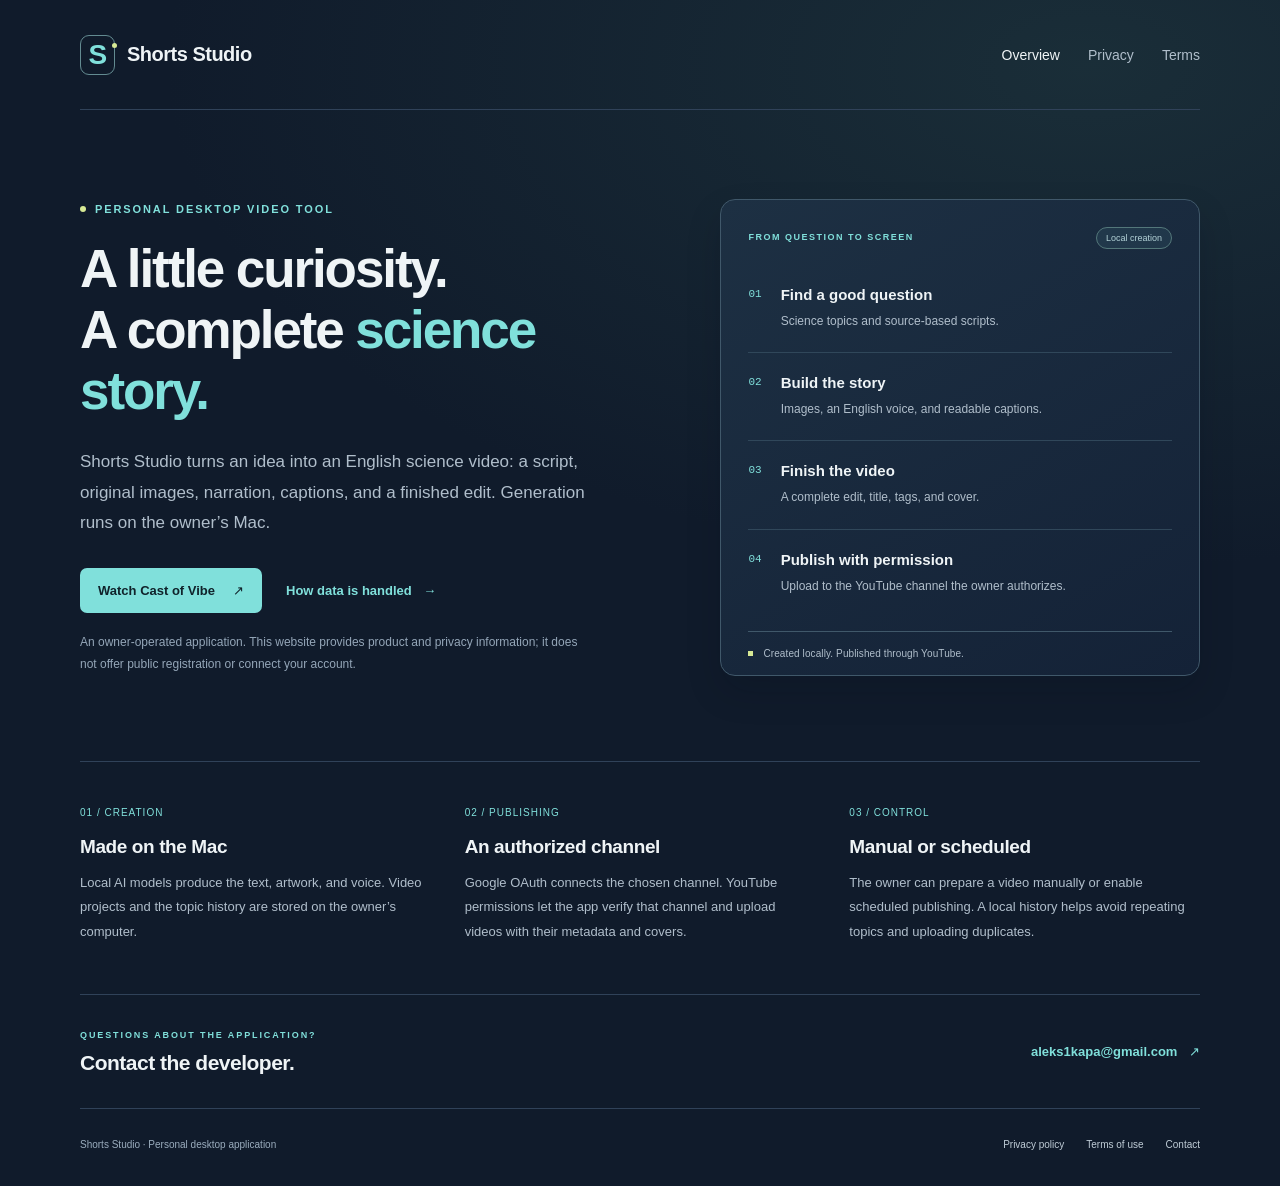
<file: index.html>
<!doctype html>
<html lang="en">
<head>
  <meta charset="utf-8">
  <meta name="viewport" content="width=device-width, initial-scale=1">
  <meta name="description" content="Shorts Studio is a personal desktop tool for making science videos locally and publishing them to an authorized YouTube channel.">
  <meta name="theme-color" content="#101b2b">
  <title>Shorts Studio · Local ideas, finished videos</title>
  <link rel="canonical" href="https://aleksei-kapa.github.io/shorts-studio-oauth-info/">
  <link rel="stylesheet" href="styles.css">
</head>
<body>
  <a class="skip-link" href="#main">Skip to content</a>
  <div class="site-shell">
    <header class="site-header">
      <a class="brand" href="./" aria-label="Shorts Studio home"><span class="brand-mark" aria-hidden="true">S<span></span></span><span>Shorts Studio</span></a>
      <nav aria-label="Main navigation"><a class="current" href="./" aria-current="page">Overview</a><a href="privacy.html">Privacy</a><a href="terms.html">Terms</a></nav>
    </header>
    <main id="main">
      <section class="hero">
        <div class="hero-copy">
          <p class="eyebrow"><span class="status-dot" aria-hidden="true"></span> Personal desktop video tool</p>
          <h1>A little curiosity.<br>A complete <span class="accent">science story.</span></h1>
          <p class="hero-intro">Shorts Studio turns an idea into an English science video: a script, original images, narration, captions, and a finished edit. Generation runs on the owner’s Mac.</p>
          <div class="hero-actions"><a class="button primary" href="https://www.youtube.com/@castofvibe">Watch Cast of Vibe <span aria-hidden="true">↗</span></a><a class="text-link" href="privacy.html">How data is handled <span aria-hidden="true">→</span></a></div>
          <p class="hero-note">An owner-operated application. This website provides product and privacy information; it does not offer public registration or connect your account.</p>
        </div>
        <aside class="workflow-card" aria-label="The Shorts Studio workflow">
          <div class="card-top"><p class="eyebrow">From question to screen</p><span class="pill">Local creation</span></div>
          <ol class="workflow">
            <li><span class="step-number">01</span><div><strong>Find a good question</strong><p>Science topics and source-based scripts.</p></div></li>
            <li><span class="step-number">02</span><div><strong>Build the story</strong><p>Images, an English voice, and readable captions.</p></div></li>
            <li><span class="step-number">03</span><div><strong>Finish the video</strong><p>A complete edit, title, tags, and cover.</p></div></li>
            <li><span class="step-number">04</span><div><strong>Publish with permission</strong><p>Upload to the YouTube channel the owner authorizes.</p></div></li>
          </ol>
          <div class="card-bottom"><span class="tiny-square" aria-hidden="true"></span> Created locally. Published through YouTube.</div>
        </aside>
      </section>
      <section class="feature-grid" aria-label="How the application works">
        <article class="feature"><span class="feature-label">01 / Creation</span><h2>Made on the Mac</h2><p>Local AI models produce the text, artwork, and voice. Video projects and the topic history are stored on the owner’s computer.</p></article>
        <article class="feature"><span class="feature-label">02 / Publishing</span><h2>An authorized channel</h2><p>Google OAuth connects the chosen channel. YouTube permissions let the app verify that channel and upload videos with their metadata and covers.</p></article>
        <article class="feature"><span class="feature-label">03 / Control</span><h2>Manual or scheduled</h2><p>The owner can prepare a video manually or enable scheduled publishing. A local history helps avoid repeating topics and uploading duplicates.</p></article>
      </section>
      <section class="contact-bar" aria-labelledby="contact-title"><div><p class="eyebrow">Questions about the application?</p><h2 id="contact-title">Contact the developer.</h2></div><a class="text-link" href="mailto:aleks1kapa@gmail.com">aleks1kapa@gmail.com <span aria-hidden="true">↗</span></a></section>
    </main>
    <footer class="site-footer"><span>Shorts Studio · Personal desktop application</span><div><a href="privacy.html">Privacy policy</a><a href="terms.html">Terms of use</a><a href="mailto:aleks1kapa@gmail.com">Contact</a></div></footer>
  </div>
</body>
</html>
</file>
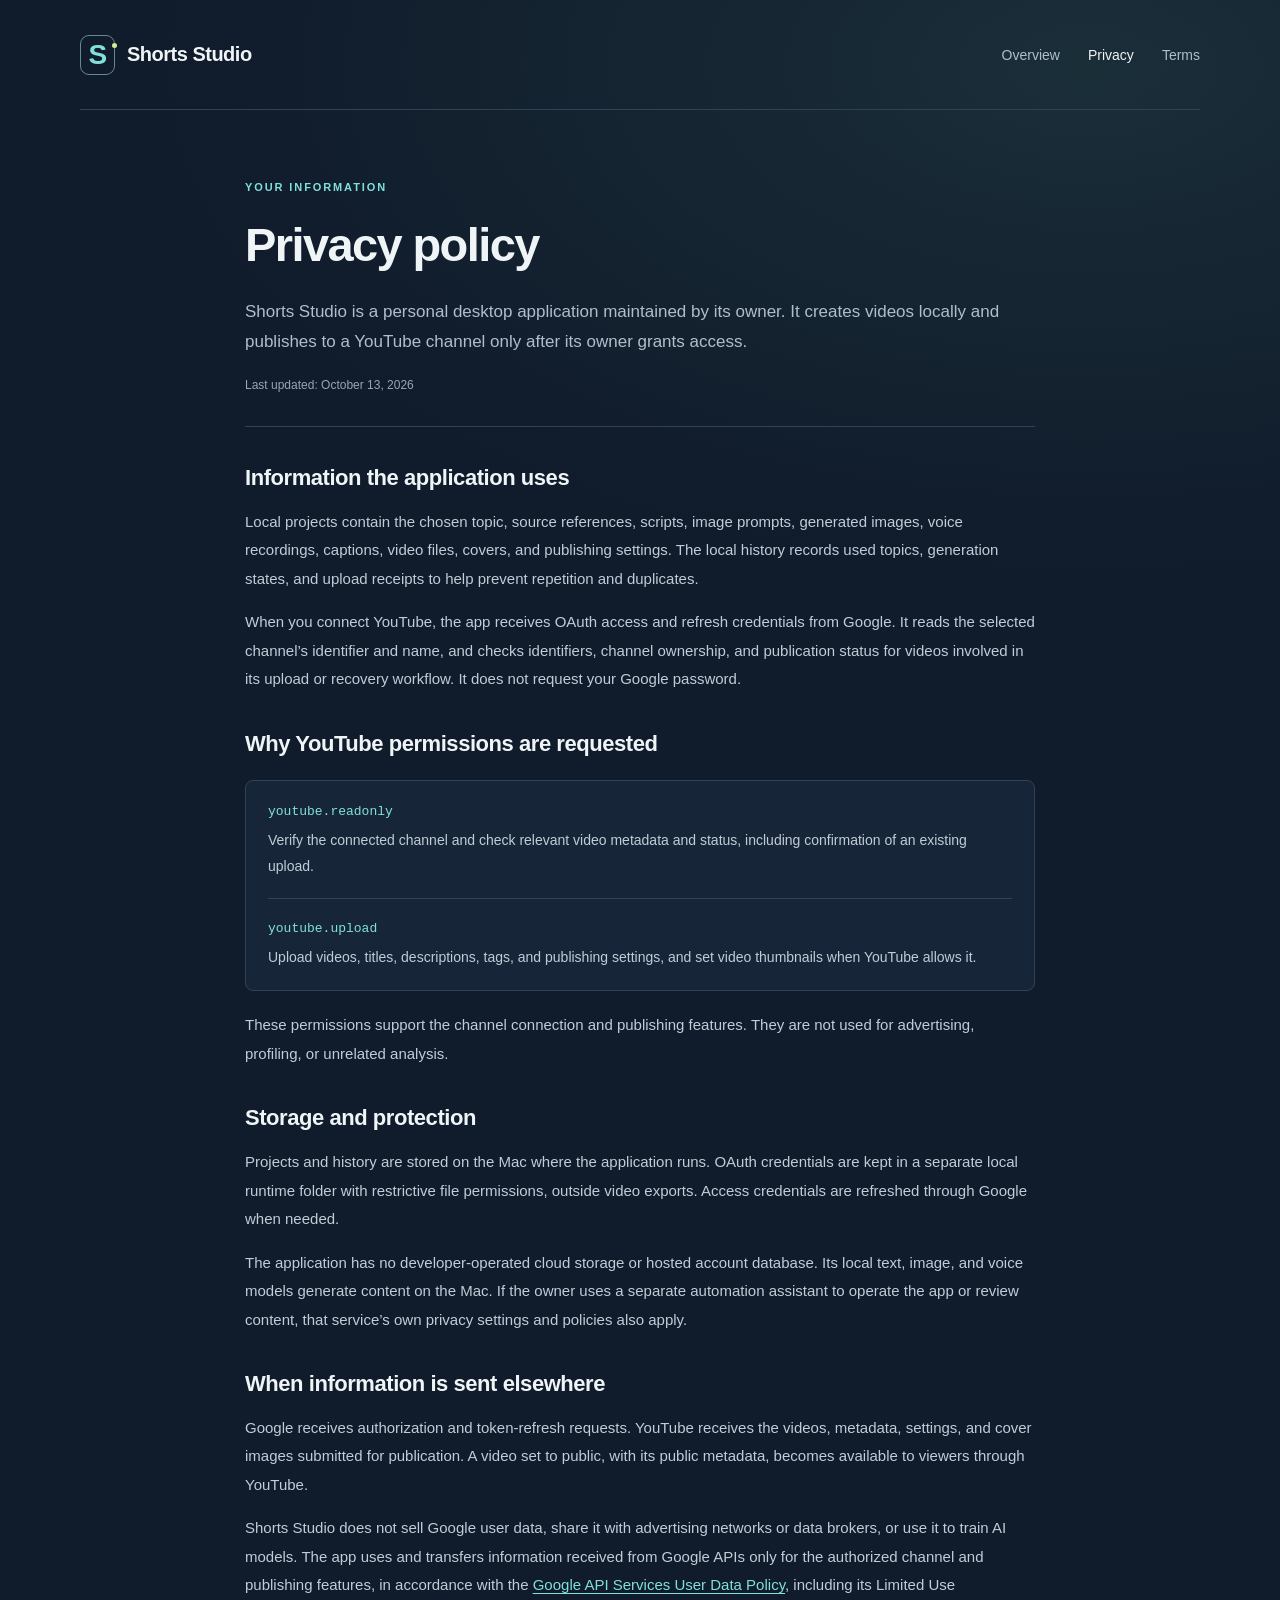
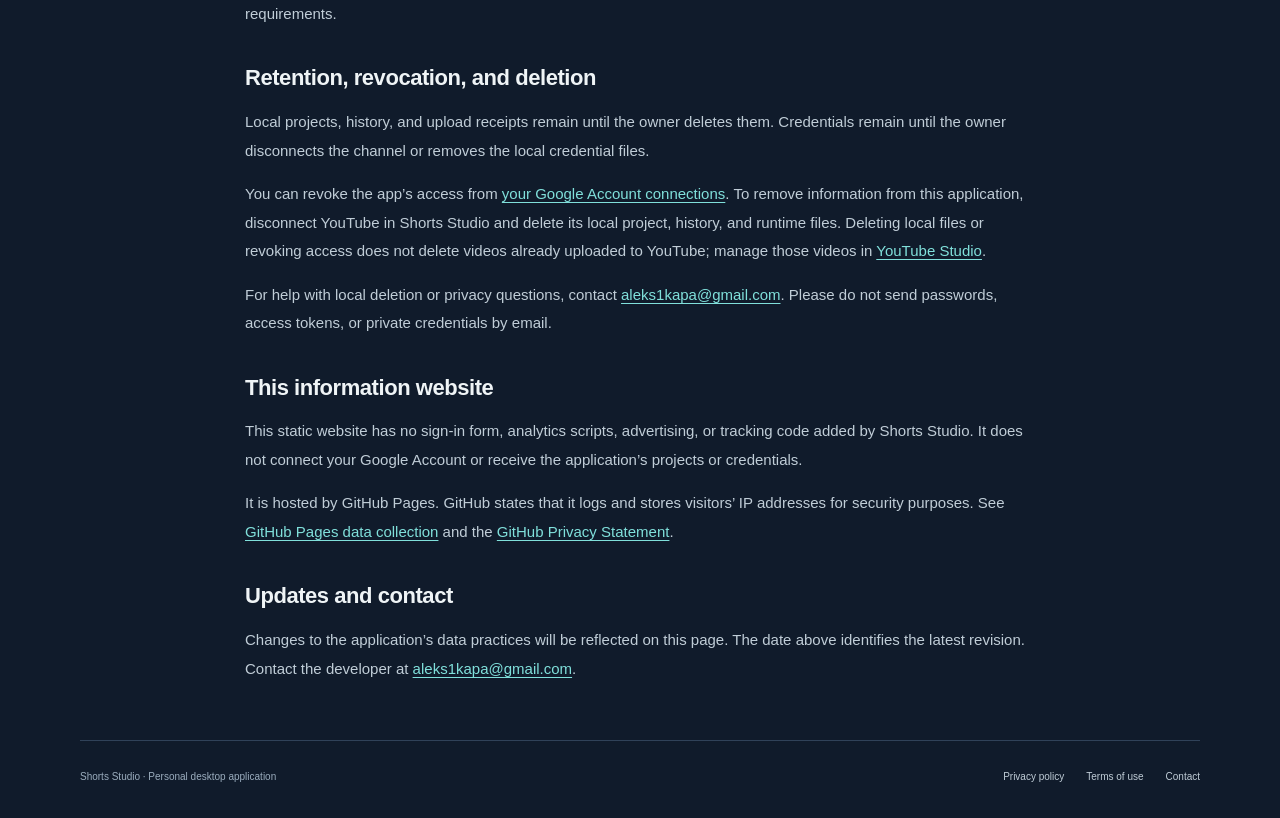
<file: privacy.html>
<!doctype html>
<html lang="en">
<head>
  <meta charset="utf-8">
  <meta name="viewport" content="width=device-width, initial-scale=1">
  <meta name="description" content="How Shorts Studio accesses, uses, stores, and shares information when creating videos locally and publishing to YouTube.">
  <meta name="theme-color" content="#101b2b">
  <title>Privacy policy · Shorts Studio</title>
  <link rel="canonical" href="https://aleksei-kapa.github.io/shorts-studio-oauth-info/privacy.html">
  <link rel="stylesheet" href="styles.css">
</head>
<body>
  <a class="skip-link" href="#main">Skip to content</a>
  <div class="site-shell">
    <header class="site-header">
      <a class="brand" href="./" aria-label="Shorts Studio home"><span class="brand-mark" aria-hidden="true">S<span></span></span><span>Shorts Studio</span></a>
      <nav aria-label="Main navigation"><a href="./">Overview</a><a class="current" href="privacy.html" aria-current="page">Privacy</a><a href="terms.html">Terms</a></nav>
    </header>
    <main id="main" class="document-layout">
      <header class="document-heading"><p class="eyebrow">Your information</p><h1>Privacy policy</h1><p class="document-intro">Shorts Studio is a personal desktop application maintained by its owner. It creates videos locally and publishes to a YouTube channel only after its owner grants access.</p><p class="updated">Last updated: October 13, 2026</p></header>
      <article class="document-body">
        <section><h2>Information the application uses</h2><p>Local projects contain the chosen topic, source references, scripts, image prompts, generated images, voice recordings, captions, video files, covers, and publishing settings. The local history records used topics, generation states, and upload receipts to help prevent repetition and duplicates.</p><p>When you connect YouTube, the app receives OAuth access and refresh credentials from Google. It reads the selected channel’s identifier and name, and checks identifiers, channel ownership, and publication status for videos involved in its upload or recovery workflow. It does not request your Google password.</p></section>
        <section><h2>Why YouTube permissions are requested</h2><dl class="permission-list"><div><dt><code>youtube.readonly</code></dt><dd>Verify the connected channel and check relevant video metadata and status, including confirmation of an existing upload.</dd></div><div><dt><code>youtube.upload</code></dt><dd>Upload videos, titles, descriptions, tags, and publishing settings, and set video thumbnails when YouTube allows it.</dd></div></dl><p>These permissions support the channel connection and publishing features. They are not used for advertising, profiling, or unrelated analysis.</p></section>
        <section><h2>Storage and protection</h2><p>Projects and history are stored on the Mac where the application runs. OAuth credentials are kept in a separate local runtime folder with restrictive file permissions, outside video exports. Access credentials are refreshed through Google when needed.</p><p>The application has no developer-operated cloud storage or hosted account database. Its local text, image, and voice models generate content on the Mac. If the owner uses a separate automation assistant to operate the app or review content, that service’s own privacy settings and policies also apply.</p></section>
        <section><h2>When information is sent elsewhere</h2><p>Google receives authorization and token-refresh requests. YouTube receives the videos, metadata, settings, and cover images submitted for publication. A video set to public, with its public metadata, becomes available to viewers through YouTube.</p><p>Shorts Studio does not sell Google user data, share it with advertising networks or data brokers, or use it to train AI models. The app uses and transfers information received from Google APIs only for the authorized channel and publishing features, in accordance with the <a href="https://developers.google.com/terms/api-services-user-data-policy">Google API Services User Data Policy</a>, including its Limited Use requirements.</p></section>
        <section><h2>Retention, revocation, and deletion</h2><p>Local projects, history, and upload receipts remain until the owner deletes them. Credentials remain until the owner disconnects the channel or removes the local credential files.</p><p>You can revoke the app’s access from <a href="https://myaccount.google.com/connections">your Google Account connections</a>. To remove information from this application, disconnect YouTube in Shorts Studio and delete its local project, history, and runtime files. Deleting local files or revoking access does not delete videos already uploaded to YouTube; manage those videos in <a href="https://studio.youtube.com/">YouTube Studio</a>.</p><p>For help with local deletion or privacy questions, contact <a href="mailto:aleks1kapa@gmail.com">aleks1kapa@gmail.com</a>. Please do not send passwords, access tokens, or private credentials by email.</p></section>
        <section><h2>This information website</h2><p>This static website has no sign-in form, analytics scripts, advertising, or tracking code added by Shorts Studio. It does not connect your Google Account or receive the application’s projects or credentials.</p><p>It is hosted by GitHub Pages. GitHub states that it logs and stores visitors’ IP addresses for security purposes. See <a href="https://docs.github.com/en/pages/getting-started-with-github-pages/about-github-pages#data-collection">GitHub Pages data collection</a> and the <a href="https://docs.github.com/en/site-policy/privacy-policies/github-general-privacy-statement">GitHub Privacy Statement</a>.</p></section>
        <section><h2>Updates and contact</h2><p>Changes to the application’s data practices will be reflected on this page. The date above identifies the latest revision. Contact the developer at <a href="mailto:aleks1kapa@gmail.com">aleks1kapa@gmail.com</a>.</p></section>
      </article>
    </main>
    <footer class="site-footer"><span>Shorts Studio · Personal desktop application</span><div><a href="privacy.html">Privacy policy</a><a href="terms.html">Terms of use</a><a href="mailto:aleks1kapa@gmail.com">Contact</a></div></footer>
  </div>
</body>
</html>
</file>
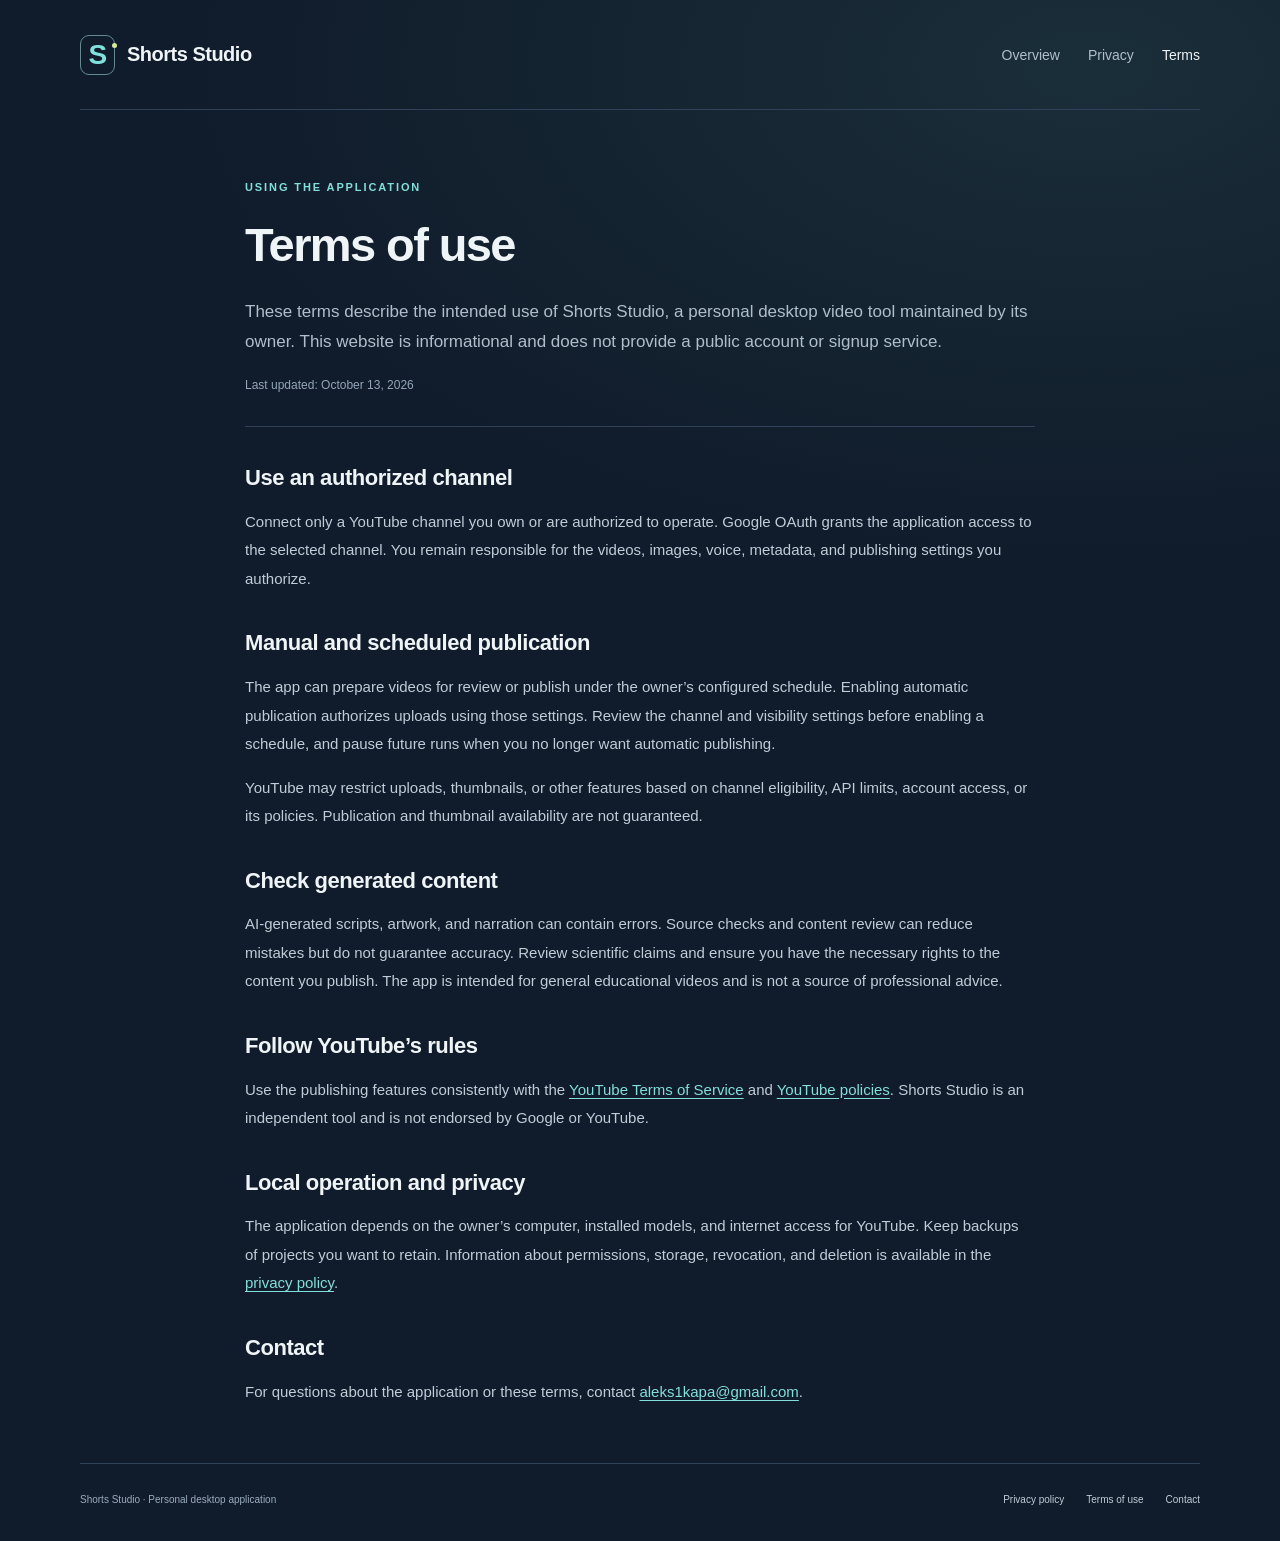
<file: terms.html>
<!doctype html>
<html lang="en">
<head>
  <meta charset="utf-8">
  <meta name="viewport" content="width=device-width, initial-scale=1">
  <meta name="description" content="Intended use and operating information for Shorts Studio, a personal desktop video creation and YouTube publishing tool.">
  <meta name="theme-color" content="#101b2b">
  <title>Terms of use · Shorts Studio</title>
  <link rel="canonical" href="https://aleksei-kapa.github.io/shorts-studio-oauth-info/terms.html">
  <link rel="stylesheet" href="styles.css">
</head>
<body>
  <a class="skip-link" href="#main">Skip to content</a>
  <div class="site-shell">
    <header class="site-header">
      <a class="brand" href="./" aria-label="Shorts Studio home"><span class="brand-mark" aria-hidden="true">S<span></span></span><span>Shorts Studio</span></a>
      <nav aria-label="Main navigation"><a href="./">Overview</a><a href="privacy.html">Privacy</a><a class="current" href="terms.html" aria-current="page">Terms</a></nav>
    </header>
    <main id="main" class="document-layout">
      <header class="document-heading"><p class="eyebrow">Using the application</p><h1>Terms of use</h1><p class="document-intro">These terms describe the intended use of Shorts Studio, a personal desktop video tool maintained by its owner. This website is informational and does not provide a public account or signup service.</p><p class="updated">Last updated: October 13, 2026</p></header>
      <article class="document-body">
        <section><h2>Use an authorized channel</h2><p>Connect only a YouTube channel you own or are authorized to operate. Google OAuth grants the application access to the selected channel. You remain responsible for the videos, images, voice, metadata, and publishing settings you authorize.</p></section>
        <section><h2>Manual and scheduled publication</h2><p>The app can prepare videos for review or publish under the owner’s configured schedule. Enabling automatic publication authorizes uploads using those settings. Review the channel and visibility settings before enabling a schedule, and pause future runs when you no longer want automatic publishing.</p><p>YouTube may restrict uploads, thumbnails, or other features based on channel eligibility, API limits, account access, or its policies. Publication and thumbnail availability are not guaranteed.</p></section>
        <section><h2>Check generated content</h2><p>AI-generated scripts, artwork, and narration can contain errors. Source checks and content review can reduce mistakes but do not guarantee accuracy. Review scientific claims and ensure you have the necessary rights to the content you publish. The app is intended for general educational videos and is not a source of professional advice.</p></section>
        <section><h2>Follow YouTube’s rules</h2><p>Use the publishing features consistently with the <a href="https://www.youtube.com/t/terms">YouTube Terms of Service</a> and <a href="https://www.youtube.com/howyoutubeworks/our-policies/">YouTube policies</a>. Shorts Studio is an independent tool and is not endorsed by Google or YouTube.</p></section>
        <section><h2>Local operation and privacy</h2><p>The application depends on the owner’s computer, installed models, and internet access for YouTube. Keep backups of projects you want to retain. Information about permissions, storage, revocation, and deletion is available in the <a href="privacy.html">privacy policy</a>.</p></section>
        <section><h2>Contact</h2><p>For questions about the application or these terms, contact <a href="mailto:aleks1kapa@gmail.com">aleks1kapa@gmail.com</a>.</p></section>
      </article>
    </main>
    <footer class="site-footer"><span>Shorts Studio · Personal desktop application</span><div><a href="privacy.html">Privacy policy</a><a href="terms.html">Terms of use</a><a href="mailto:aleks1kapa@gmail.com">Contact</a></div></footer>
  </div>
</body>
</html>
</file>
<file: styles.css>
:root {
  color-scheme: dark;
  --bg: #101b2b;
  --panel: #172538;
  --ink: #eff4f6;
  --muted: #b0becb;
  --line: #304259;
  --cyan: #80e0db;
  --lime: #d7e995;
  font-family: -apple-system, BlinkMacSystemFont, "Segoe UI", sans-serif;
  font-synthesis: none;
  text-rendering: optimizeLegibility;
  -webkit-font-smoothing: antialiased;
}
* { box-sizing: border-box; }
body { margin: 0; background: var(--bg); color: var(--ink); }
body::before { position: absolute; inset: 0 0 auto; height: 660px; z-index: -1; content: ""; background: radial-gradient(ellipse at 85% 10%, #25434778, transparent 60%); pointer-events: none; }
a { color: var(--cyan); text-underline-offset: .23em; }
a:hover { color: #b9fff5; }
a:focus-visible { outline: 2px solid var(--lime); outline-offset: 5px; border-radius: 3px; }
.site-shell { max-width: 1200px; padding: 0 40px; margin: 0 auto; }
.skip-link { position: absolute; top: -70px; left: 20px; padding: 12px 18px; background: var(--ink); color: var(--bg); z-index: 5; }
.skip-link:focus { top: 12px; }
.site-header { min-height: 110px; display: flex; justify-content: space-between; align-items: center; gap: 25px; border-bottom: 1px solid var(--line); }
.brand { display: inline-flex; align-items: center; gap: 12px; font-size: 20px; font-weight: 650; letter-spacing: -.5px; color: var(--ink); text-decoration: none; }
.brand:hover { color: var(--ink); }
.brand-mark { display: inline-flex; position: relative; align-items: center; justify-content: center; width: 35px; height: 40px; font-size: 28px; font-weight: 750; color: var(--cyan); border: 1px solid #638b91; border-radius: 9px; }
.brand-mark span { position: absolute; width: 5px; height: 5px; right: -3px; top: 7px; border-radius: 50%; background: var(--lime); }
nav { display: flex; gap: 28px; align-items: center; }
nav a { color: var(--muted); text-decoration: none; font-size: 14px; padding: 12px 0; }
nav a.current { color: var(--ink); }
.hero { display: grid; grid-template-columns: 1.2fr 1fr; gap: 65px; align-items: center; padding: 89px 0 85px; }
.eyebrow { display: flex; gap: 9px; align-items: center; font-size: 11px; font-weight: 650; text-transform: uppercase; letter-spacing: 1.9px; color: var(--cyan); line-height: 1.7; margin: 0 0 21px; }
.status-dot { width: 6px; height: 6px; border-radius: 50%; background: var(--lime); }
h1, h2, p { overflow-wrap: break-word; }
h1 { font-size: clamp(36px, 4.2vw, 53px); line-height: 1.15; letter-spacing: -2.1px; font-weight: 640; margin: 0 0 25px; }
.accent { color: var(--cyan); }
.hero-intro { max-width: 530px; color: var(--muted); font-size: 17px; line-height: 1.8; margin: 0; }
.hero-actions { display: flex; flex-wrap: wrap; align-items: center; gap: 24px; margin: 29px 0 19px; }
.button { display: inline-flex; gap: 18px; align-items: center; padding: 15px 18px; border-radius: 7px; text-decoration: none; font-size: 13px; font-weight: 650; }
.button.primary { background: var(--cyan); color: #10232b; }
.button.primary:hover { background: #a0eee6; }
.text-link { font-size: 13px; font-weight: 550; text-decoration: none; }
.text-link span { display: inline-block; margin-left: 8px; }
.hero-note { max-width: 510px; color: #94a6b8; font-size: 12px; line-height: 1.8; margin: 0; }
.workflow-card { background: linear-gradient(150deg, #1d3043, #142237); border: 1px solid #40586a; border-radius: 15px; padding: 27px 27px 0; box-shadow: 0 16px 35px #060e1629; }
.card-top { display: flex; justify-content: space-between; align-items: center; gap: 15px; }
.card-top .eyebrow { margin: 0; font-size: 9px; letter-spacing: 1.5px; }
.pill { padding: 5px 9px; background: #80e0db12; color: #b3d2d7; border: 1px solid #53777a; border-radius: 100px; white-space: nowrap; font-size: 9px; }
.workflow { list-style: none; padding: 16px 0 14px; margin: 0; }
.workflow li { display: flex; align-items: flex-start; gap: 19px; padding: 21px 0; }
.workflow li + li { border-top: 1px solid #30475a; }
.step-number { padding-top: 2px; color: var(--cyan); font-family: ui-monospace, monospace; font-size: 11px; }
.workflow strong { font-size: 15px; font-weight: 600; }
.workflow p { margin: 8px 0 0; color: var(--muted); line-height: 1.6; font-size: 12px; }
.card-bottom { display: flex; align-items: center; gap: 10px; padding: 16px 0; border-top: 1px solid #40586a; font-size: 10px; color: var(--muted); letter-spacing: .1px; }
.tiny-square { width: 5px; height: 5px; background: var(--lime); }
.feature-grid { display: grid; grid-template-columns: repeat(3, 1fr); gap: 34px; border-top: 1px solid var(--line); padding: 40px 0 49px; }
.feature-label { font-size: 10px; color: var(--cyan); letter-spacing: 1px; text-transform: uppercase; }
.feature h2 { font-size: 19px; letter-spacing: -.4px; font-weight: 600; margin: 16px 0 13px; }
.feature p { color: var(--muted); font-size: 13px; line-height: 1.9; margin: 0; }
.contact-bar { display: flex; justify-content: space-between; align-items: center; gap: 25px; padding: 33px 0; border-top: 1px solid var(--line); }
.contact-bar .eyebrow { margin: 0 0 8px; font-size: 9px; }
.contact-bar h2 { margin: 0; font-size: 21px; letter-spacing: -.5px; font-weight: 550; }
.site-footer { display: flex; justify-content: space-between; gap: 24px; border-top: 1px solid var(--line); padding: 27px 0 32px; font-size: 10px; color: #9badbe; line-height: 1.8; }
.site-footer div { display: flex; flex-wrap: wrap; gap: 22px; }
.site-footer a { text-decoration: none; color: #c0cdd7; }
.document-layout { max-width: 790px; margin: 0 auto; padding: 68px 0 57px; }
.document-heading { padding-bottom: 34px; margin-bottom: 36px; border-bottom: 1px solid var(--line); }
.document-heading h1 { font-size: clamp(35px, 4.2vw, 47px); letter-spacing: -1.6px; }
.document-intro { color: var(--muted); font-size: 17px; line-height: 1.8; margin: 0; }
.updated { color: #94a6b8; font-size: 12px; margin: 20px 0 0; }
.document-body section + section { margin-top: 35px; }
.document-body h2 { font-weight: 600; font-size: 22px; letter-spacing: -.45px; line-height: 1.4; margin: 0 0 14px; }
.document-body p, .document-body dd { color: #c0cdd7; font-size: 15px; line-height: 1.9; margin: 0 0 15px; }
.document-body p:last-child { margin-bottom: 0; }
.permission-list { margin: 20px 0; background: var(--panel); padding: 20px 22px; border: 1px solid var(--line); border-radius: 8px; }
.permission-list div + div { border-top: 1px solid var(--line); padding-top: 19px; margin-top: 18px; }
.permission-list dt { margin-bottom: 8px; color: var(--cyan); }
.permission-list code { font-family: ui-monospace, SFMono-Regular, Menlo, monospace; font-size: 13px; }
.permission-list dd { margin: 0; font-size: 14px; }
@media (max-width: 960px) {
  .site-shell { padding: 0 28px; }
  .hero { gap: 35px; padding: 62px 0; }
  h1 { font-size: 40px; }
  .hero-intro { font-size: 15px; }
  .hero-actions { gap: 18px; }
  .workflow-card { padding: 23px 21px 0; }
  .card-top { flex-wrap: wrap; gap: 7px; }
  .feature-grid { gap: 25px; }
}
@media (max-width: 700px) {
  .site-shell { padding: 0 22px; }
  .site-header { min-height: 97px; align-items: flex-start; justify-content: center; flex-direction: column; gap: 10px; padding: 22px 0 18px; }
  .brand { font-size: 18px; }
  .brand-mark { width: 28px; height: 32px; font-size: 24px; }
  nav { gap: 24px; }
  nav a { padding: 4px 0; font-size: 12px; }
  .hero { grid-template-columns: 1fr; gap: 38px; padding: 43px 0 44px; }
  h1 { font-size: clamp(35px, 7.8vw, 45px); letter-spacing: -1.55px; }
  .hero-intro { font-size: 16px; }
  .hero-actions { margin-top: 25px; }
  .card-top { flex-wrap: nowrap; }
  .workflow li { padding: 20px 0; }
  .feature-grid { grid-template-columns: 1fr; gap: 29px; padding: 32px 0; }
  .feature h2 { margin-top: 12px; }
  .feature p { font-size: 14px; }
  .contact-bar { align-items: flex-start; flex-direction: column; gap: 20px; }
  .site-footer { flex-direction: column; gap: 12px; padding-bottom: 27px; font-size: 11px; }
  .document-layout { padding: 42px 0; }
  .document-heading { padding-bottom: 26px; margin-bottom: 28px; }
  .document-intro { font-size: 16px; }
  .document-body p { font-size: 15px; }
  .document-body h2 { font-size: 21px; }
}
</file>
